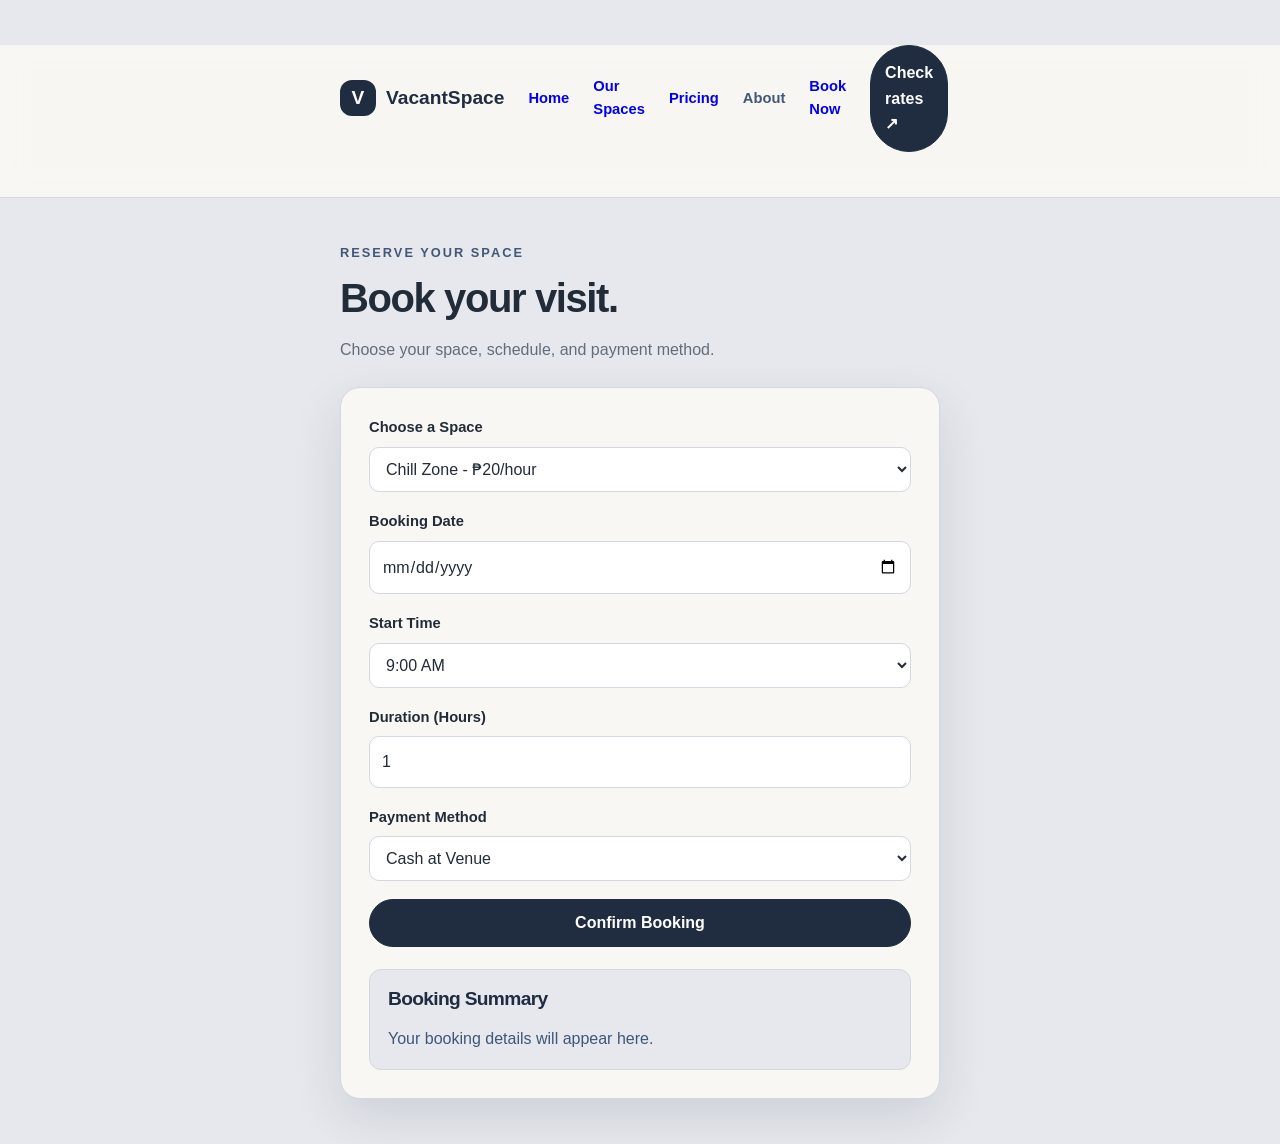
<file: booking.html>
<!DOCTYPE html>
<html lang="en">
<head>
    <meta charset="UTF-8">
    <meta name="viewport" content="width=device-width, initial-scale=1.0">

    <title>Book a Space | Tambayanan</title>

    <!-- PyScript -->
    <link rel="stylesheet"
          href="https://pyscript.net/releases/2025.3.1/core.css">
    <script type="module"
            src="https://pyscript.net/releases/2025.3.1/core.js"></script>

    <!-- Custom CSS -->
    <link rel="stylesheet" href="css/booking.css">
    
</head>

<body>

      <!-- Header / Navigation -->
    <header class="site-header">
        <div class="container nav">

            <a class="brand" href="index.html">
                <span class="brand-mark">V</span>
                VacantSpace
            </a>

            <nav class="nav-links">
                <a href="index.html">Home</a>
                <a href="spaces.html">Our Spaces</a>
                <a href="pricing.html">Pricing</a>
                <a class="active" href="about.html">About</a>
                <a href="booking.html">Book Now</a>
            </nav>

            <a class="btn" href="pricing.html#estimator">
                Check rates ↗
            </a>

        </div>
    </header>

    <!-- Booking Section -->
    <main class="container">

        <section class="intro">
            <p class="kicker">RESERVE YOUR SPACE</p>
            <h1>Book your visit.</h1>
            <p>Choose your space, schedule, and payment method.</p>
        </section>

        <!-- Booking Form -->
        <section class="booking-card">

            <div class="field">
                <label for="area">Choose a Space</label>
                <select id="area">
                    <option value="chill">Chill Zone - ₱20/hour</option>
                    <option value="study">Quiet Study Room - ₱25/hour</option>
                </select>
            </div>

            <div class="field">
                <label for="booking-date">Booking Date</label>
                <input type="date" id="booking-date" required>
            </div>

            <div class="field">
                <label for="booking-time">Start Time</label>
                <select id="booking-time">
                    <option value="09:00">9:00 AM</option>
                    <option value="10:00">10:00 AM</option>
                    <option value="11:00">11:00 AM</option>
                    <option value="12:00">12:00 PM</option>
                    <option value="13:00">1:00 PM</option>
                    <option value="14:00">2:00 PM</option>
                    <option value="15:00">3:00 PM</option>
                    <option value="16:00">4:00 PM</option>
                </select>
            </div>

            <div class="field">
                <label for="hours">Duration (Hours)</label>
                <input
                    type="number"
                    id="hours"
                    min="1"
                    max="8"
                    step="1"
                    value="1"
                    required
                >
            </div>

            <div class="field">
                <label for="payment">Payment Method</label>
                <select id="payment">
                    <option value="Cash">Cash at Venue</option>
                    <option value="GCash">GCash</option>
                </select>
            </div>

            <!-- Booking Button -->
            <button type="button" class="btn" py-click="book_space">
                Confirm Booking
            </button>

            <!-- Booking Result -->
            <div id="result" class="result" aria-live="polite">
                <h2>Booking Summary</h2>
                <p>Your booking details will appear here.</p>
            </div>

        </section>

        

    </main>

    <!-- Python File -->
    <script type="py" src="pyscript/booking.py"></script>

</body>
</html>
</file>
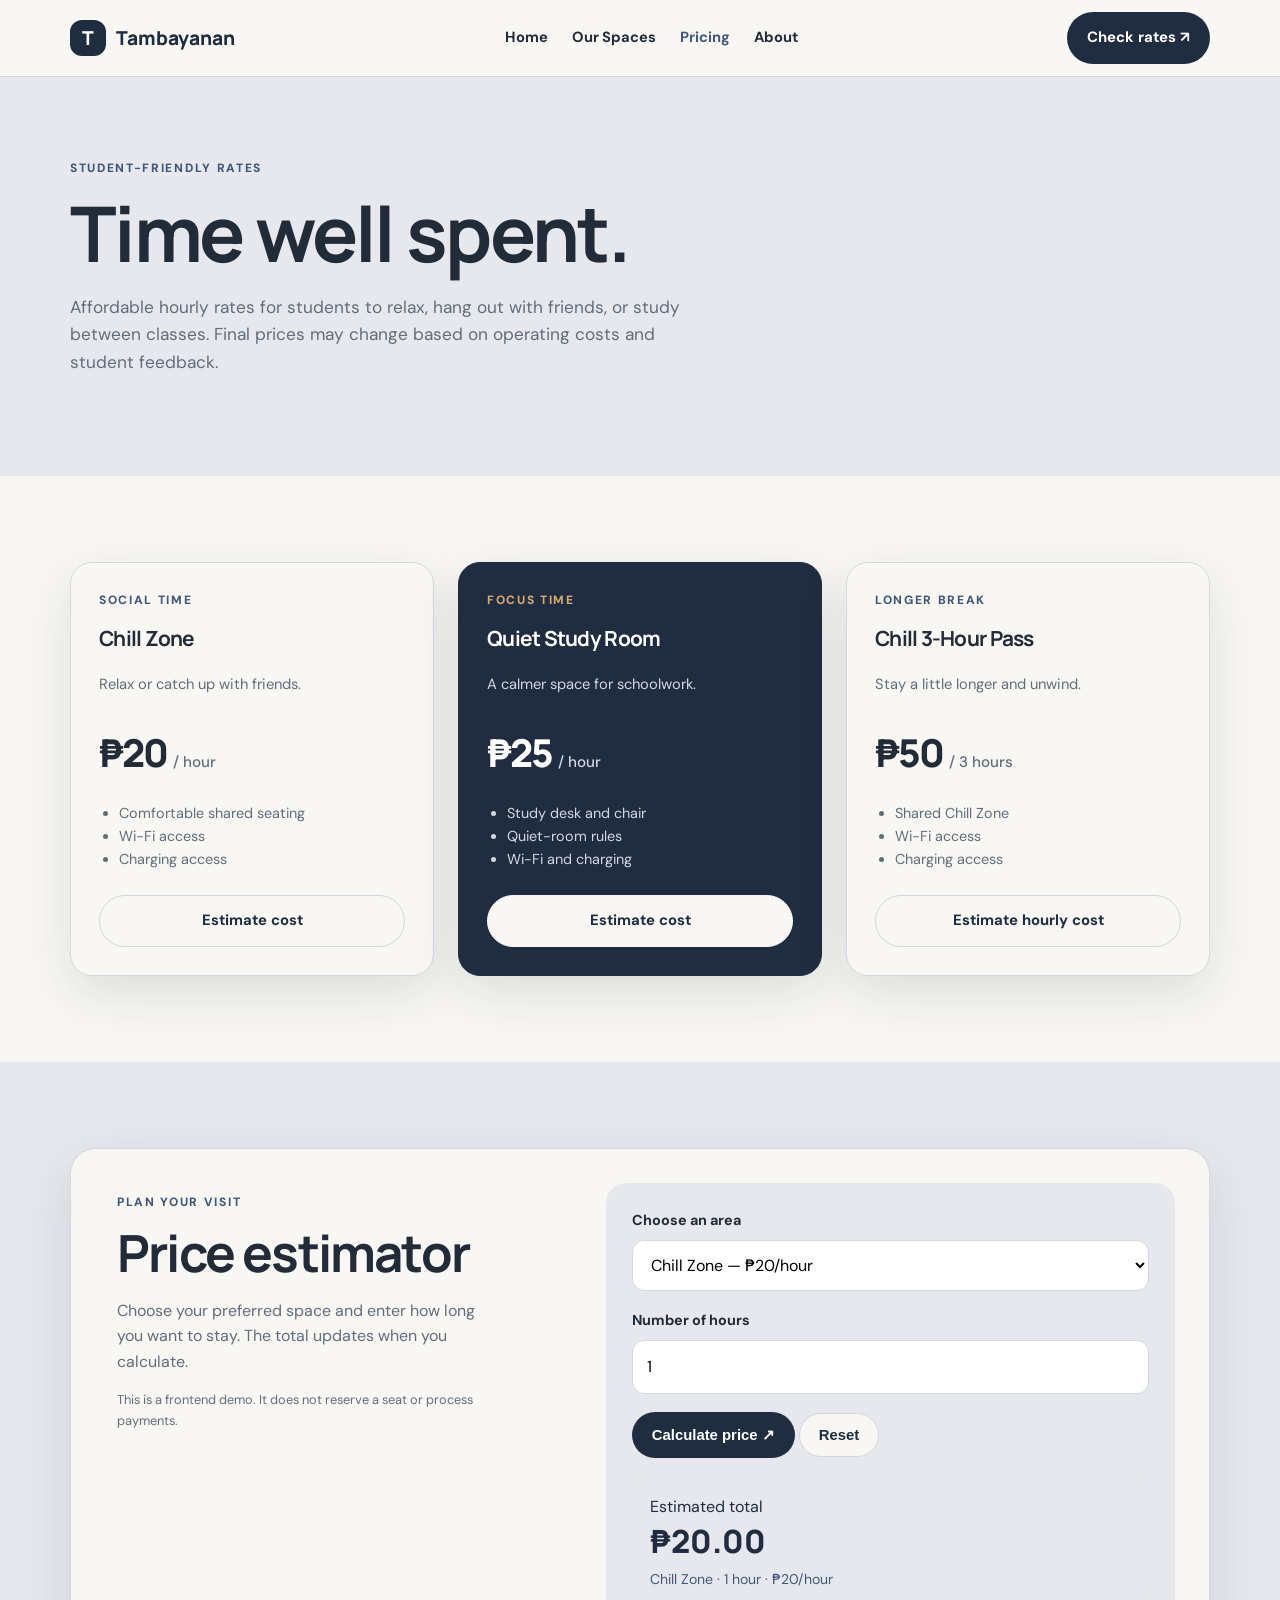
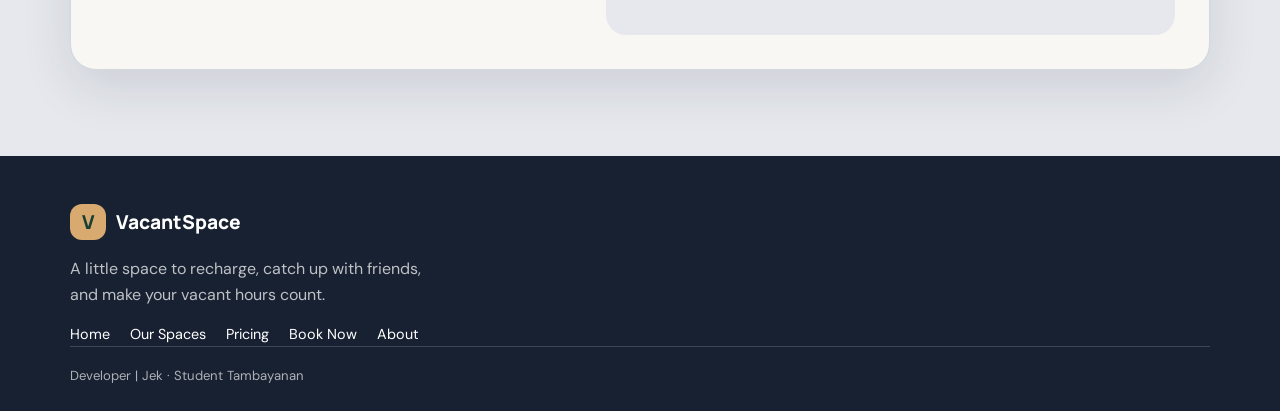
<file: pricing.html>
<!DOCTYPE html>
<html lang="en">

<head>
    <meta charset="UTF-8">
    <meta name="viewport" content="width=device-width, initial-scale=1.0">

    <title>Pricing | Tambayanan</title>

    <link rel="stylesheet" href="css/style.css">

    <link
        rel="stylesheet"
        href="https://pyscript.net/releases/2025.3.1/core.css"
    >

    <script
        type="module"
        src="https://pyscript.net/releases/2025.3.1/core.js"
    ></script>
</head>

<body>

    <!-- Header / Navigation -->
    <header class="site-header">
        <div class="container nav">

            <a class="brand" href="index.html">
                <span class="brand-mark">T</span>
                Tambayanan
            </a>

            <nav class="nav-links">
                <a href="index.html">Home</a>
                <a href="spaces.html">Our Spaces</a>
                <a class="active" href="pricing.html">Pricing</a>
            
                <a href="about.html">About</a>
            </nav>

            <a class="btn" href="#estimator">
                Check rates ↗
            </a>

        </div>
    </header>

    <main>

        <!-- Page Hero -->
        <section class="page-hero">
            <div class="container">

                <div class="kicker">Student-Friendly Rates</div>

                <h1>Time well spent.</h1>

                <p>
                  Affordable hourly rates for students to relax, hang out with friends, or study between classes. Final prices may change based on operating costs and student feedback.
                </p>

            </div>
        </section>

        <!-- Pricing Cards -->
        <section class="section">
            <div class="container">

                <div class="price-grid">

                    <!-- Chill Zone Pricing -->
                    <article class="price-card">

                        <div class="kicker">Social time</div>

                        <h3>Chill Zone</h3>

                        <p>Relax or catch up with friends.</p>

                        <div class="price">
                            ₱20 <small>/ hour</small>
                        </div>

                        <ul>
                            <li>Comfortable shared seating</li>
                            <li>Wi-Fi access</li>
                            <li>Charging access</li>
                        </ul>

                        <a class="btn btn-light" href="#estimator">
                            Estimate cost
                        </a>

                    </article>

                    <!-- Quiet Study Room Pricing -->
                    <article class="price-card featured">

                        <div class="kicker" style="color: #d8aa70">
                            Focus time
                        </div>

                        <h3>Quiet Study Room</h3>

                        <p>A calmer space for schoolwork.</p>

                        <div class="price">
                            ₱25 <small>/ hour</small>
                        </div>

                        <ul>
                            <li>Study desk and chair</li>
                            <li>Quiet-room rules</li>
                            <li>Wi-Fi and charging</li>
                        </ul>

                        <a class="btn" href="#estimator">
                            Estimate cost
                        </a>

                    </article>

                    <!-- Three-Hour Pass -->
                    <article class="price-card">

                        <div class="kicker">Longer break</div>

                        <h3>Chill 3-Hour Pass</h3>

                        <p>Stay a little longer and unwind.</p>

                        <div class="price">
                            ₱50 <small>/ 3 hours</small>
                        </div>

                        <ul>
                            <li>Shared Chill Zone</li>
                            <li>Wi-Fi access</li>
                            <li>Charging access</li>
                        </ul>

                        <a class="btn btn-light" href="#estimator">
                            Estimate hourly cost
                        </a>

                    </article>

                </div>

            

            </div>
        </section>

        <!-- Price Estimator -->
        <section id="estimator" class="section section-cream">
            <div class="container">

                <div class="estimator">

                    <!-- Estimator Description -->
                    <div class="estimator-copy">

                        <div class="kicker">Plan your visit</div>

                        <h2>Price estimator</h2>

                        <p>
                            Choose your preferred space and enter how long
                            you want to stay. The total updates when you
                            calculate.
                        </p>

                        <p class="fineprint">
                            This is a frontend demo. It does not reserve
                            a seat or process payments.
                        </p>

                    </div>

                    <!-- Estimator Form -->
                    <div class="estimator-form">

                        <div class="field">
                            <label for="area">Choose an area</label>

                            <select id="area">
                                <option value="chill">
                                    Chill Zone — ₱20/hour
                                </option>

                                <option value="study">
                                    Quiet Study Room — ₱25/hour
                                </option>
                            </select>
                        </div>

                        <div class="field">
                            <label for="hours">Number of hours</label>

                            <input
                                id="hours"
                                type="number"
                                min="0.5"
                                step="0.5"
                                value="1"
                                placeholder="e.g. 2"
                            >
                        </div>

                        <button
                            class="btn"
                            type="button"
                            py-click="calculate_price"
                        >
                            Calculate price ↗
                        </button>

                        <button
                            class="btn btn-light"
                            type="button"
                            py-click="reset_estimator"
                        >
                            Reset
                        </button>

                        <!-- Calculation Result -->
                        <div class="result" aria-live="polite">

                            <span>Estimated total</span>

                            <strong id="price-result">
                                ₱20.00
                            </strong>

                            <p id="price-details">
                                Chill Zone · 1 hour · ₱20/hour
                            </p>

                        </div>

                    </div>

                </div>
            </div>
        </section>

    </main>

    <!-- PyScript -->
    <script type="py" src="pyscript/main.py"></script>

    <!-- Footer -->
    <footer class="footer">
        <div class="container">

            <div class="footer-top">

                <div>
                    <a
                        class="brand"
                        style="color: white"
                        href="index.html"
                    >
                        <span
                            class="brand-mark"
                            style="background: #d8aa70; color: #173f35"
                        >
                            V
                        </span>

                        VacantSpace
                    </a>

                    <p>
                        A little space to recharge, catch up with friends,
                        and make your vacant hours count.
                    </p>
                </div>

                <div class="footer-links">
                    <a href="index.html">Home</a>
                    <a href="spaces.html">Our Spaces</a>
                    <a href="pricing.html">Pricing</a>
                    <a href="booking.html">Book Now</a>
                    <a href="about.html">About</a>
                </div>

            </div>

            <div class="footer-bottom">

                <span>
                    Developer | Jek · Student Tambayanan
                </span>

            </div>

        </div>
    </footer>

</body>
</html>
</file>
<file: css/booking.css>
/* General Styles */

:root {
    --green: #202C40;
    --green2: #405777;
    --cream: #E6E8ED;
    --paper: #F8F7F3;
    --ink: #222B38;
    --muted: #626D7C;
    --tan: #D5A15D;
    --line: #D2D7E0;
    --shadow: 0 18px 50px rgba(25, 38, 58, 0.12);
}

* {
    box-sizing: border-box;
}

body {
    margin: 0;
    background: var(--cream);
    color: var(--ink);
    font-family: 'DM Sans', sans-serif;
    line-height: 1.6;
}

a {
    text-decoration: none;
}

/* Headings */

h1,
h2,
h3 {
    font-family: 'Manrope', sans-serif;
    line-height: 1.12;
    letter-spacing: -0.035em;
}

/* Header and Navigation */
.site-header {
    position: sticky;
    top: 0;
    z-index: 20;
    background: rgba(248, 247, 243, 0.96);
    backdrop-filter: blur(14px);
    border-bottom: 1px solid var(--line);
}

.nav {
    min-height: 76px;
    display: flex;
    align-items: center;
    justify-content: space-between;
    gap: 24px;
}

.brand {
    display: flex;
    align-items: center;
    gap: 10px;
    font: 800 1.2rem 'Manrope', sans-serif;
    color: var(--green);
    white-space: nowrap;
}

.brand-mark {
    width: 36px;
    height: 36px;
    border-radius: 12px;
    background: var(--green);
    color: white;
    display: grid;
    place-items: center;
}

.nav-links {
    display: flex;
    gap: 24px;
    align-items: center;
    font-size: 0.92rem;
    font-weight: 700;
}

.nav-links a:hover,
.nav-links a.active {
    color: var(--green2);
}



/* Main Container */

.container {
    width: min(600px, 92%);
    margin: 45px auto;
}

.intro {
    margin-bottom: 25px;
}

.kicker {
    color: var(--green2);
    font-size: 0.8rem;
    font-weight: 800;
    letter-spacing: 2px;
}

h1 {
    margin: 8px 0;
    font-size: 2.5rem;
}

.intro p:last-child {
    color: var(--muted);
}

/* Booking Card */

.booking-card {
    padding: 28px;
    background: var(--paper);
    border: 1px solid var(--line);
    border-radius: 20px;
    box-shadow: var(--shadow);
}

/* Form Fields */

.field {
    margin-bottom: 18px;
}

.field label {
    display: block;
    margin-bottom: 7px;
    font-weight: 700;
    font-size: 0.92rem;
}

.field input,
.field select {
    width: 100%;
    padding: 12px;
    border: 1px solid var(--line);
    border-radius: 10px;
    background: #FFFFFF;
    color: var(--ink);
    font: inherit;
    transition: border-color 0.2s, box-shadow 0.2s;
}

.field input:focus,
.field select:focus {
    outline: none;
    border-color: var(--green2);
    box-shadow: 0 0 0 3px rgba(64, 87, 119, 0.15);
}

/* Booking Button */

.btn {
    width: 100%;
    padding: 14px;
    border: 1px solid var(--green);
    border-radius: 999px;
    background: var(--green);
    color: white;
    font-family: 'DM Sans', sans-serif;
    font-size: 1rem;
    font-weight: 700;
    cursor: pointer;
    transition: background 0.2s, transform 0.2s;
}

.btn:hover {
    background: var(--green2);
    border-color: var(--green2);
    transform: translateY(-2px);
}


/* Booking Result */

.result {
    margin-top: 22px;
    padding: 18px;
    border-radius: 12px;
    background: var(--cream);
    border: 1px solid var(--line);
    overflow-wrap: anywhere;
}

.result h2 {
    margin-top: 0;
    font-size: 1.2rem;
    color: var(--green);
}

.result p {
    margin-bottom: 0;
    color: var(--green2);
}

/* Mobile Layout */
@media (max-width: 850px) {
    .nav {
        flex-wrap: wrap;
        padding: 14px 0;
    }

    .nav-links {
        order: 3;
        width: 100%;
        overflow-x: auto;
        padding: 5px 0 9px;
        gap: 19px;
    }
}
</file>
<file: css/style.css>
/* Google Fonts */
@import url('https://fonts.googleapis.com/css2?family=DM+Sans:wght@400;500;600;700&family=Manrope:wght@400;500;600;700;800&display=swap');

/* Colors used in the website */
:root {
    --green: #202C40;
    --green2: #405777;
    --cream: #E6E8ED;
    --paper: #F8F7F3;
    --ink: #222B38;
    --muted: #626D7C;
    --tan: #D5A15D;
    --line: #D2D7E0;
    --shadow: 0 18px 50px rgba(25, 38, 58, 0.12);
}

/* General styles */
* {
    box-sizing: border-box;
}

html {
    scroll-behavior: smooth;
}

body {
    margin: 0;
    background: var(--paper);
    color: var(--ink);
    font-family: 'DM Sans', sans-serif;
    line-height: 1.6;
}

h1,
h2,
h3 {
    font-family: 'Manrope', sans-serif;
    line-height: 1.12;
    letter-spacing: -0.035em;
}

h1 {
    font-size: clamp(2.7rem, 6vw, 5.3rem);
    margin: 0 0 1.1rem;
}

h2 {
    font-size: clamp(2rem, 4vw, 3.3rem);
    margin: 0 0 0.8rem;
}

h3 {
    font-size: 1.3rem;
    margin: 0.3rem 0 0.5rem;
}

p {
    color: var(--muted);
}

a {
    color: inherit;
    text-decoration: none;
}

.container {
    width: min(1140px, calc(100% - 40px));
    margin: auto;
}

/* Header and navigation */
.site-header {
    position: sticky;
    top: 0;
    z-index: 20;
    background: rgba(248, 247, 243, 0.96);
    backdrop-filter: blur(14px);
    border-bottom: 1px solid var(--line);
}

.nav {
    min-height: 76px;
    display: flex;
    align-items: center;
    justify-content: space-between;
    gap: 24px;
}

.brand {
    display: flex;
    align-items: center;
    gap: 10px;
    font: 800 1.2rem 'Manrope', sans-serif;
    color: var(--green);
    white-space: nowrap;
}

.brand-mark {
    width: 36px;
    height: 36px;
    border-radius: 12px;
    background: var(--green);
    color: white;
    display: grid;
    place-items: center;
}

.nav-links {
    display: flex;
    gap: 24px;
    align-items: center;
    font-size: 0.92rem;
    font-weight: 700;
}

.nav-links a:hover,
.nav-links a.active {
    color: var(--green2);
}

/* Buttons */
.btn {
    display: inline-flex;
    align-items: center;
    justify-content: center;
    gap: 8px;
    padding: 13px 19px;
    border: 1px solid transparent;
    border-radius: 999px;
    background: var(--green);
    color: white;
    font-weight: 700;
    font-size: 0.93rem;
    cursor: pointer;
    transition: transform 0.2s, background 0.2s;
}

.btn:hover {
    background: var(--green2);
    transform: translateY(-2px);
}

.btn-light {
    background: var(--paper);
    color: var(--green);
    border-color: var(--line);
}

/* Homepage hero section */
.hero {
    min-height: 650px;
    position: relative;
    display: flex;
    align-items: center;
    color: white;
    background:
        linear-gradient(
            90deg,
            rgba(24, 35, 53, 0.88),
            rgba(24, 35, 53, 0.54),
            rgba(24, 35, 53, 0.16)
        ),
        url('https://images.unsplash.com/photo-1524758631624-e2822e304c36?auto=format&fit=crop&w=2000&q=85')
        center / cover;
}

.hero-inner {
    padding: 95px 0;
    max-width: 720px;
}

.eyebrow {
    display: inline-flex;
    text-transform: uppercase;
    letter-spacing: 0.15em;
    font-size: 0.75rem;
    font-weight: 800;
    color: var(--tan);
    margin-bottom: 20px;
}

.hero p {
    color: rgba(255, 255, 255, 0.86);
    font-size: 1.12rem;
    max-width: 590px;
    margin: 0 0 30px;
}

.hero-actions {
    display: flex;
    gap: 12px;
    flex-wrap: wrap;
}

.hero .btn-book {
    background: #B98545;
    color: white;
    border: 1px solid #B98545;
}

.hero .btn-light {
    background: rgba(255, 255, 255, 0.12);
    border-color: rgba(255, 255, 255, 0.35);
    color: white;
}

.hero-note {
    margin-top: 38px;
    display: flex;
    gap: 22px;
    flex-wrap: wrap;
    color: rgba(255, 255, 255, 0.92);
    font-size: 0.88rem;
}

/* General sections */
.section {
    padding: 86px 0;
}

.section-cream {
    background: var(--cream);
}

.section-head {
    display: flex;
    justify-content: space-between;
    gap: 24px;
    align-items: end;
    margin-bottom: 34px;
}

.section-head > div {
    max-width: 670px;
}

.section-head p {
    max-width: 550px;
    margin-bottom: 0;
}

.kicker {
    color: var(--green2);
    text-transform: uppercase;
    letter-spacing: 0.14em;
    font-size: 0.75rem;
    font-weight: 800;
    margin-bottom: 12px;
}

/* Space cards */
.space-grid,
.amenity-grid,
.price-grid {
    display: grid;
    grid-template-columns: repeat(2, minmax(0, 1fr));
    gap: 24px;
}

.space-card {
    overflow: hidden;
    border-radius: 24px;
    background: var(--paper);
    border: 1px solid var(--line);
    box-shadow: var(--shadow);
}

.space-photo {
    height: 290px;
    background-size: cover;
    background-position: center;
    position: relative;
}

.photo-tag {
    position: absolute;
    top: 18px;
    left: 18px;
    border-radius: 999px;
    background: rgba(248, 247, 243, 0.96);
    padding: 8px 12px;
    font-size: 0.77rem;
    font-weight: 800;
    color: var(--green);
}

.space-content {
    padding: 26px;
}

.space-content p {
    margin: 0.4rem 0 18px;
}

.feature-list {
    display: flex;
    flex-wrap: wrap;
    gap: 8px;
    margin: 16px 0 22px;
}

.feature-list span {
    background: var(--cream);
    border-radius: 999px;
    padding: 7px 10px;
    font-size: 0.8rem;
    color: var(--green);
    font-weight: 600;
}

.text-link {
    color: var(--green);
    font-weight: 800;
}

/* Amenities and icons */
.amenity-grid {
    display: grid;
    grid-template-columns: repeat(4, minmax(0, 1fr));
    gap: 20px;
}

.amenity {
    padding: 24px;
    border: 1px solid var(--line);
    border-radius: 20px;
    background: var(--paper);
}

.amenity-icon {
    width: 48px;
    height: 48px;
    display: flex;
    align-items: center;
    justify-content: center;
    background: var(--cream);
    color: var(--green);
    border-radius: 15px;
    margin-bottom: 20px;
}

.amenity-icon svg {
    width: 24px;
    height: 24px;
    stroke-width: 1.8;
}

.amenity p {
    font-size: 0.93rem;
    margin-bottom: 0;
}

.hero-note span {
    display: inline-flex;
    align-items: center;
    gap: 8px;
}

.hero-note svg {
    width: 18px;
    height: 18px;
    flex-shrink: 0;
}

/* Pricing cards */
.price-grid {
    grid-template-columns: repeat(3, minmax(0, 1fr));
    align-items: stretch;
}

.price-card {
    padding: 28px;
    border-radius: 22px;
    border: 1px solid #D2D7E0;
    background: #F8F7F3;
    color: #222B38;
    display: flex;
    flex-direction: column;
    box-shadow: 0 18px 50px rgba(25, 38, 58, 0.12);
    transition: transform 0.2s ease, box-shadow 0.2s ease;
}

.price-card:hover {
    transform: translateY(-3px);
    box-shadow: 0 22px 50px rgba(25, 38, 58, 0.17);
}

.price-card.featured {
    background: #202C40;
    color: #FFFFFF;
    border-color: #202C40;
}

.price-card h3 {
    color: inherit;
}

.price-card p {
    font-size: 0.92rem;
    color: #626D7C;
}

.price-card.featured p {
    color: #D2D9E3;
}

.price {
    font: 800 2.4rem 'Manrope', sans-serif;
    letter-spacing: -0.05em;
    margin: 15px 0;
    color: inherit;
}

.price small {
    font: 500 0.95rem 'DM Sans', sans-serif;
    letter-spacing: 0;
    color: #626D7C;
}

.price-card.featured .price small {
    color: #D2D9E3;
}

.price-card ul {
    padding-left: 20px;
    color: #626D7C;
    font-size: 0.9rem;
    margin: 8px 0 24px;
}

.price-card.featured ul {
    color: #D2D9E3;
}

.price-card .btn {
    margin-top: auto;
}

.price-card.featured .btn {
    background: #F8F7F3;
    color: #202C40;
    border-color: #F8F7F3;
}

@media (max-width: 850px) {
    .price-grid {
        grid-template-columns: 1fr;
    }
}

/* Price estimator */
.estimator {
    display: grid;
    grid-template-columns: 0.9fr 1.1fr;
    gap: 35px;
    padding: 34px;
    background: var(--paper);
    border: 1px solid var(--line);
    border-radius: 26px;
    box-shadow: var(--shadow);
}

.estimator-copy {
    padding: 10px 12px;
}

.estimator-copy p {
    max-width: 360px;
}

.estimator-form {
    background: var(--cream);
    padding: 26px;
    border-radius: 20px;
}

.field {
    display: flex;
    flex-direction: column;
    gap: 8px;
    margin-bottom: 18px;
}

.field label {
    font-weight: 700;
    font-size: 0.9rem;
}

.field select,
.field input {
    width: 100%;
    border: 1px solid var(--line);
    border-radius: 12px;
    background: var(--paper);
    padding: 13px 14px;
    font: inherit;
    color: var(--ink);
}

.result {
    padding: 18px;
    background: var(--cream);
    border-radius: 15px;
    margin-top: 18px;
    color: var(--green);
}

.result strong {
    font: 800 2rem 'Manrope', sans-serif;
    display: block;
}

.result p {
    margin: 5px 0 0;
    color: var(--green2);
    font-size: 0.88rem;
}

.fineprint {
    font-size: 0.8rem;
}

/* Call to action section */
.cta {
    background: var(--green);
    color: white;
    padding: 52px;
    border-radius: 28px;
    display: flex;
    justify-content: space-between;
    align-items: center;
    gap: 28px;
}

.cta h2 {
    max-width: 620px;
    margin-bottom: 8px;
}

.cta p {
    color: rgba(255, 255, 255, 0.78);
    margin: 0;
}

.cta .btn {
    background: var(--tan);
    color: var(--ink);
    white-space: nowrap;
}

/* Inner page hero */
.page-hero {
    padding: 82px 0;
    background: var(--cream);
}

.page-hero p {
    max-width: 650px;
    font-size: 1.08rem;
}

/* About section */
.about-grid {
    display: grid;
    grid-template-columns: 1fr 1fr;
    gap: 40px;
    align-items: center;
}

.about-photo {
    min-height: 420px;
    border-radius: 24px;
    background:
        url('https://images.unsplash.com/photo-1524758631624-e2822e304c36?auto=format&fit=crop&w=1200&q=80')
        center / cover;
}

.values {
    display: grid;
    gap: 15px;
    margin-top: 24px;
}

.value {
    display: flex;
    gap: 14px;
    align-items: start;
}

.value-icon {
    background: var(--cream);
    color: var(--green);
    border-radius: 12px;
    padding: 10px;
}

.value-icon svg {
    width: 22px;
    height: 22px;
    stroke-width: 1.8;
    flex-shrink: 0;
}

/* Footer */
.footer {
    background: #172131;
    color: white;
    padding: 48px 0 25px;
}

.footer p {
    color: rgba(255, 255, 255, 0.72);
    max-width: 360px;
}

.footer-links {
    display: flex;
    gap: 20px;
    flex-wrap: wrap;
    font-size: 0.9rem;
}

.footer-bottom {
    border-top: 1px solid rgba(255, 255, 255, 0.16);
    padding-top: 18px;
    color: rgba(255, 255, 255, 0.65);
    font-size: 0.82rem;
    display: flex;
    justify-content: space-between;
    gap: 20px;
}

/* Tablet layout */
@media (max-width: 850px) {
    .nav {
        flex-wrap: wrap;
        padding: 14px 0;
    }

    .nav-links {
        order: 3;
        width: 100%;
        overflow: auto;
        padding: 5px 0 9px;
        gap: 19px;
    }

    .hero {
        min-height: 570px;
    }

    .amenity-grid {
        grid-template-columns: repeat(2, minmax(0, 1fr));
    }

    .price-grid {
        grid-template-columns: 1fr;
    }

    .estimator {
        grid-template-columns: 1fr;
    }

    .about-grid {
        grid-template-columns: 1fr;
    }

    .about-photo {
        min-height: 300px;
    }

    .section-head {
        display: block;
    }

    .section-head p {
        margin-top: 12px;
    }

    .cta {
        padding: 35px;
        align-items: flex-start;
        flex-direction: column;
    }

    .footer-top {
        flex-direction: column;
    }
}

/* Input fields */
.field input,
.field select {
    color: #000000;
    background-color: #ffffff;
}

.field input::placeholder {
    color: #000000;
    opacity: 1;
}

/* Booking popup */
.booking-overlay {
    position: fixed;
    inset: 0;
    z-index: 9999;
    display: flex;
    align-items: center;
    justify-content: center;
    padding: 20px;
    background: rgba(0, 0, 0, 0.65);
    overflow-y: auto;
}

.booking-overlay[hidden] {
    display: none;
}

.booking-modal {
    position: relative;
    width: 100%;
    max-width: 560px;
    max-height: 90vh;
    overflow-y: auto;
    padding: 30px;
    background: #fffdf8;
    border-radius: 20px;
    color: #1c2924;
    box-shadow: 0 20px 60px rgba(0, 0, 0, 0.25);
}

.booking-modal h2 {
    margin-top: 12px;
}

.booking-modal .modal-description {
    margin-bottom: 24px;
    color: #66736c;
}

.booking-modal .field {
    margin-bottom: 16px;
}

.booking-modal .field label {
    display: block;
    margin-bottom: 7px;
    font-weight: 700;
}

.booking-modal .field input,
.booking-modal .field select {
    width: 100%;
    box-sizing: border-box;
    padding: 12px;
    border: 1px solid #d4d8ce;
    border-radius: 10px;
    background: white;
    font: inherit;
}

.booking-modal .modal-close {
    position: absolute;
    top: 15px;
    right: 15px;
    width: 38px;
    height: 38px;
    border: 0;
    border-radius: 50%;
    background: #f0eee6;
    color: #173f35;
    font-size: 22px;
    cursor: pointer;
}

.booking-modal .modal-submit {
    width: 100%;
    margin-top: 5px;
}

.booking-modal .booking-result {
    margin-top: 20px;
    padding: 16px;
    border-radius: 12px;
    background: #e5eee6;
    color: #173f35;
}

.booking-modal .booking-result h2 {
    font-size: 1.5rem;
}

.booking-modal .booking-result p {
    overflow-wrap: anywhere;
}

body.modal-open {
    overflow: hidden;
}

@media (max-width: 560px) {
    .booking-modal {
        padding: 24px 18px;
    }
}

/* Mobile layout */
@media (max-width: 560px) {
    .container {
        width: calc(100% - 28px);
    }

    .hero {
        min-height: 600px;
        background-position: 58% center;
    }

    .hero-inner {
        padding: 65px 0;
    }

    .hero-note {
        gap: 10px;
        flex-direction: column;
    }

    .section {
        padding: 58px 0;
    }

    .space-grid {
        grid-template-columns: 1fr;
    }

    .space-photo {
        height: 230px;
    }

    .amenity-grid {
        gap: 12px;
    }

    .amenity {
        padding: 16px;
    }

    .amenity-icon {
        margin-bottom: 13px;
    }

    .estimator {
        padding: 16px;
        gap: 10px;
    }

    .estimator-form {
        padding: 18px;
    }

    .footer-bottom {
        flex-direction: column;
    }

    .nav-links {
        font-size: 0.85rem;
    }
}
</file>
